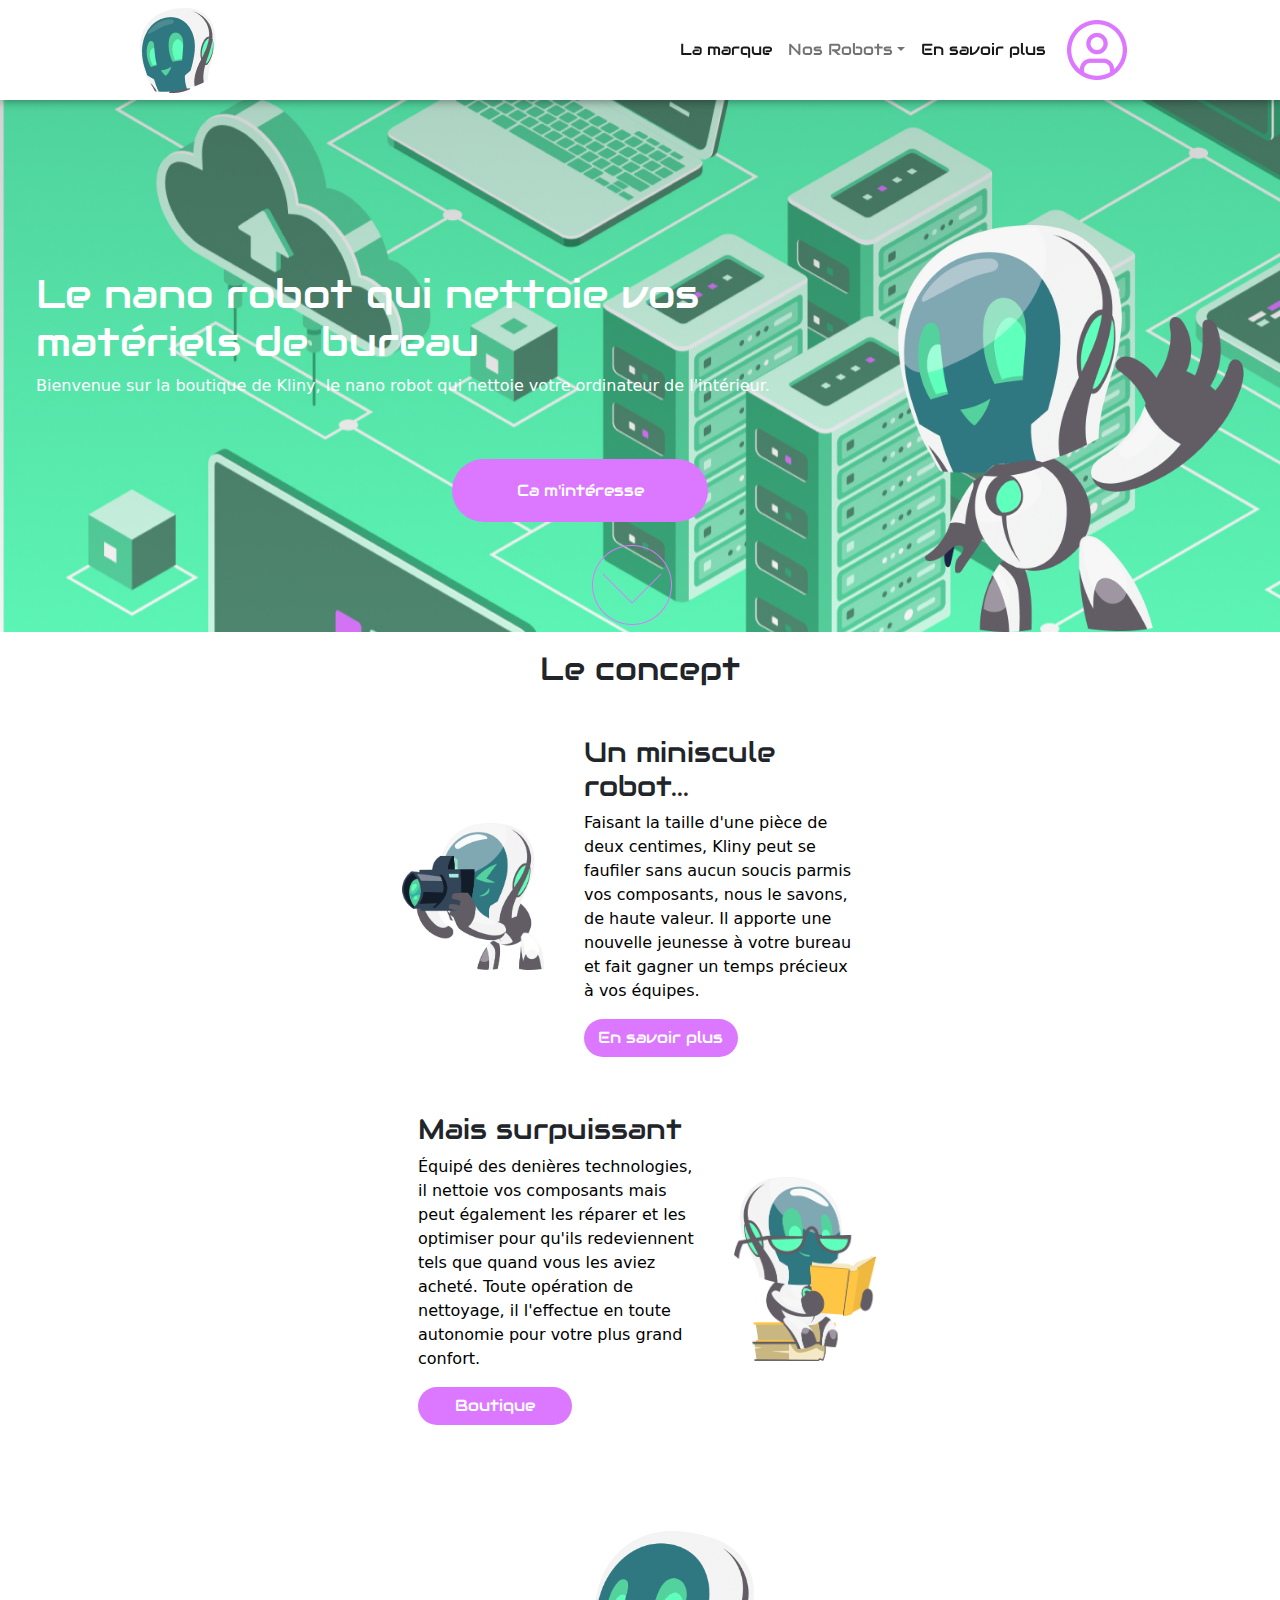
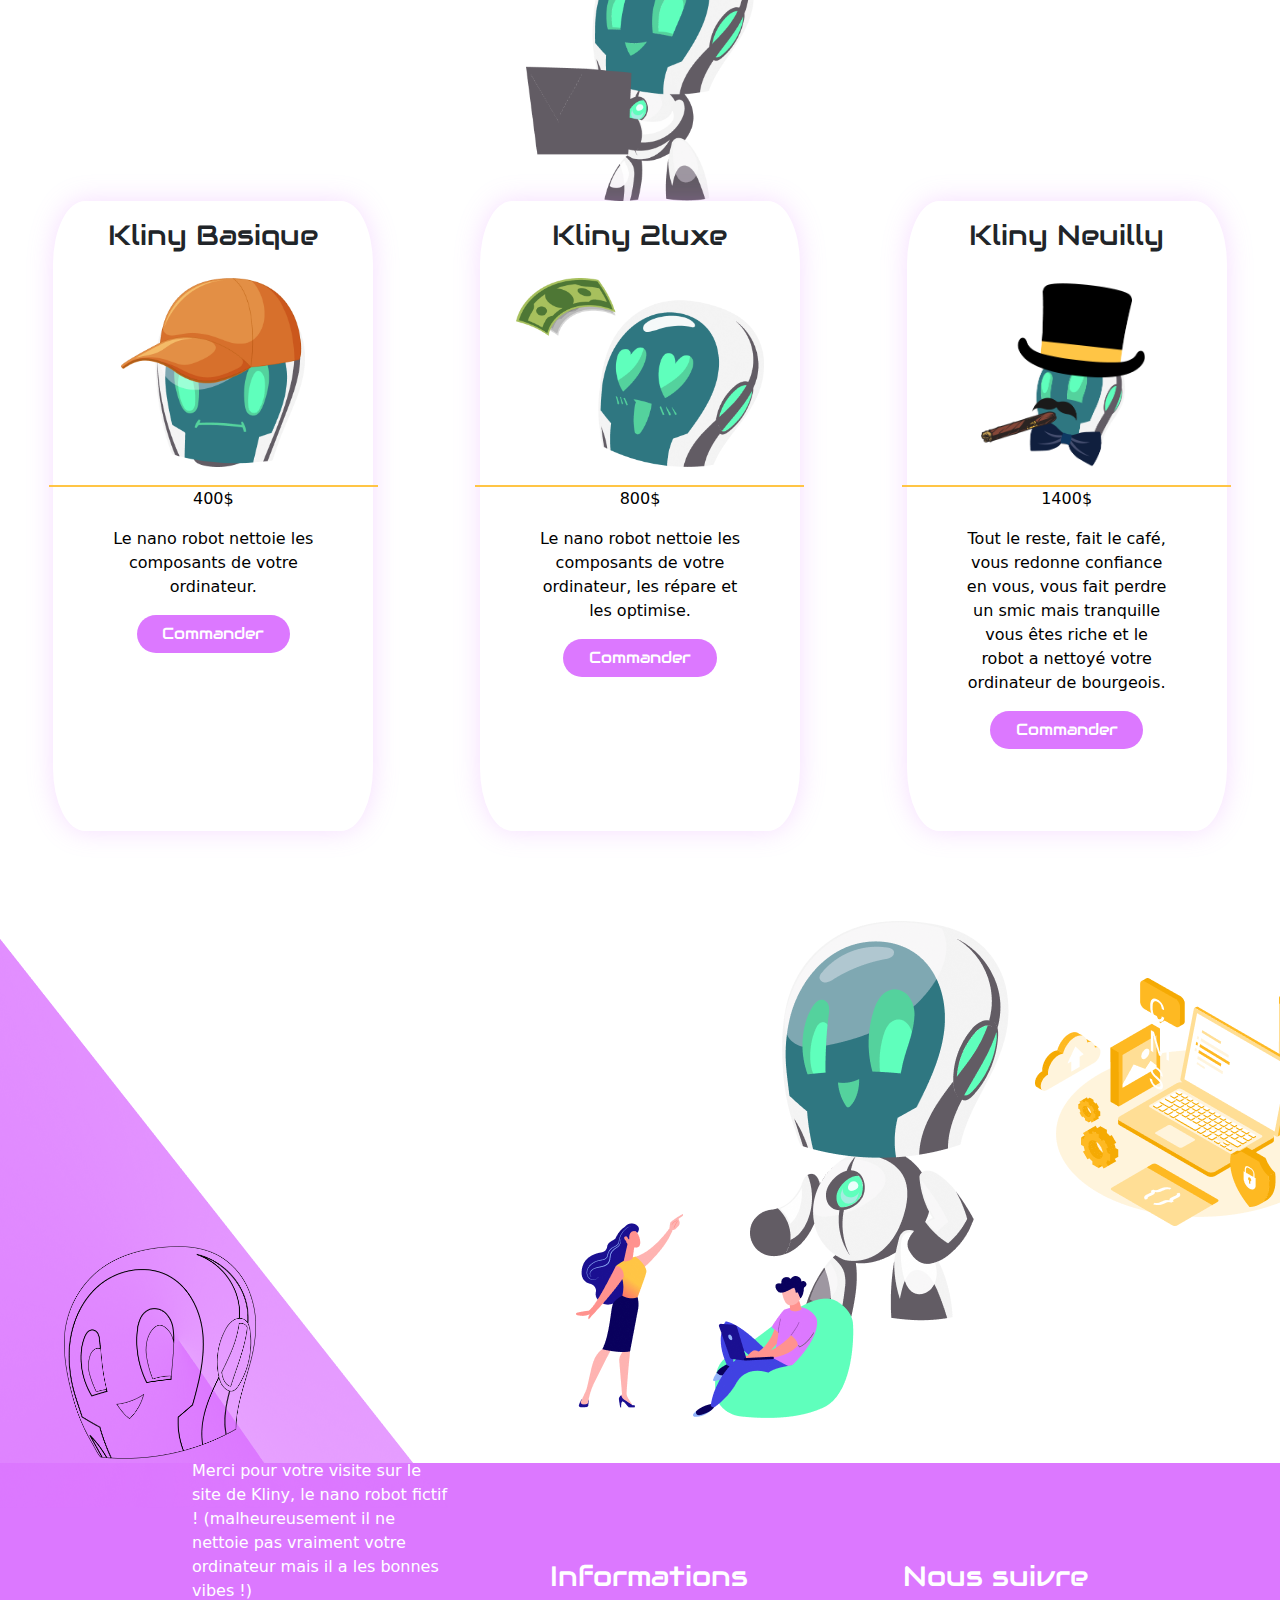
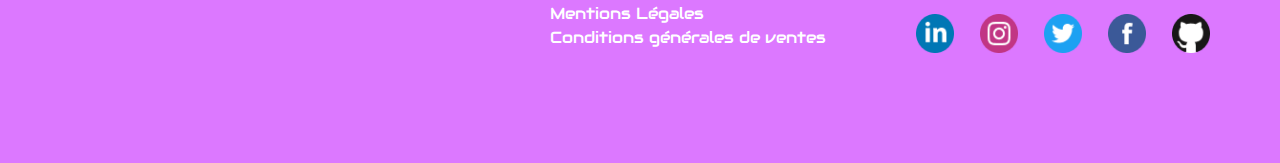
<file: index.html>
<!DOCTYPE html>
<html lang="fr">

<head>
    <meta charset="utf-8">
    <meta keyword="Robot nettoyant poussière ordinateur">
    <link href="https://fonts.googleapis.com/css2?family=Roboto:wght@300&display=swap" rel="stylesheet">
    <link href="https://fonts.googleapis.com/css2?family=Audiowide&display=swap" rel="stylesheet">
    <link href="assets/css/custom/style.css" rel="stylesheet">
    <meta name="viewport" content="width=device-width, initial-scale=1, shrink-to-fit=no">
    <link href="assets/css/bootstrap.min.css" rel="stylesheet">
    <link href="https://cdn.jsdelivr.net/npm/bootstrap@5.1.3/dist/css/bootstrap.min.css" rel="stylesheet" integrity="sha384-1BmE4kWBq78iYhFldvKuhfTAU6auU8tT94WrHftjDbrCEXSU1oBoqyl2QvZ6jIW3" crossorigin="anonymous">
    <title>Kliny le nano robot</title>
</head>

<body>
    <!-- Menu -->
    <nav class="navbar navbar-expand-lg navbar-light bg-gradient navbar-custom vw-100" style="height: 100px; padding:none; z-index:9999; position:fixed; box-shadow: 0px 0px 10px rgba(0, 0, 0, 0.5); background-color: white;">
        <div class="container-fluid container-custom">
            <a class="navbar-brand" href="index.html"><img src="ressources/Logo_Kliny_Robot.png" alt= "Logo Kliny nano robot nettoyant d'ordinateur" id="logo_header" style="margin-left:10vw;"></a>
            <button class="navbar-toggler" type="button" data-bs-toggle="collapse" data-bs-target="#navbarSupportedContent" aria-controls="navbarSupportedContent" aria-expanded="false" aria-label="Toggle navigation">
          <span class="navbar-toggler-icon"></span>
        </button>
        <div class="collapse navbar-collapse" id="navbarSupportedContent" style="margin-right:10vw;">
            <ul class="navbar-nav liste-custom ms-auto mb-4 mb-lg-0">
                <li class="nav-item">
                    <a class="nav-link active" aria-current="page" href="#">La marque</a>
                </li>
                <li class="nav-item dropdown">
                    <a class="nav-link dropdown-toggle nav-text-color" href="#" id="navbarDropdown" role="button" data-bs-toggle="dropdown" aria-expanded="false">Nos Robots</a>
                    <ul class="dropdown-menu" aria-labelledby="navbarDropdown">
                        <li><a class="dropdown-item" href="#">Kliny Basique</a></li>
                        <li><a class="dropdown-item" href="#">Kliny 2luxe</a></li>
                        <li><a class="dropdown-item" href="#">Kliny Neuilly</a></li>
                    </ul>
                </li>
                <li class="nav-item">
                    <a class="nav-link active" aria-current="page" href="#">En savoir plus</a>
                </li>
                <li class="nav-item">
                    <button type="button" class="btn " data-bs-toggle="modal" data-bs-target="#exampleModal">
                        <img src="ressources/connexion_icon.png" alt="connexion_utilisateur_kliny_robot">
                    </button>
                </li>
            </ul>
        </div>
    </div>
    </nav>
    <!-- Intro -->
    
    <div id="Intro" class="container row md-12 h-90 mw-100" style="margin:0px; padding-top:25vh; background-image: url(ressources/fond_intro_robot_nettoyant.jpg);  ">
        <div id="Colonne" class="col md-6" style="margin-top:5vh;">
            <div id="Titre_intro">
                <h1> Le nano robot qui nettoie vos matériels de bureau</h1>
                <p>Bienvenue sur la boutique de Kliny, le nano robot qui nettoie votre ordinateur de l'intérieur.</p>
            </div>
            <div id="BoutonsIntro">
                <button type="button" class="btn rounded-pill grand-bouton-custom"><a href="">Ca m'intéresse</a></button>
                <div class="arrowdown d-flex justify-content-center pb-1 md-1 xs-1 scrollbas"> 
                    <a href="#Concept">
                    <img tabindex="-1" role="button" src="ressources/flèche_vers_concept_robot_nettoyant.png" class="arrowdown" alt="Scroll">
                    </a>
                </div>
            </div>
        </div>
        <img src="ressources/Kliny_intro_robot_nettoyant.png" style=" width:30%; margin-left:5%">
    </div>

    <!-- Cartes -->
    <div id="SectionCartes" class="d-flex flex-column align-items-center">
        <h2 id="Concept" class="vw-30"style="margin-top:2vh;">Le concept</h2>
        <!-- Carte 1 -->
        <div class="container ">
            <div class="card mt-4 carte-custom" border-0>
                <div class="row">
                    <div class="col-md-3 custom-card-image">
                        <img src="ressources/Kliny_Robot_Nettoie_Composants.png" class="img-fluid rounded-start imgKliny" alt="Kliny le minuscule robot nettoyant d'oridnateur">
                    </div>
                    <div class="col-md-6">
                        <div class="card-body card-body-custom">
                            <h3 class="card-title">Un miniscule robot...</h5>
                            <p class="card-text card-text-custom">Faisant la taille d'une pièce de deux centimes, Kliny peut se faufiler sans aucun soucis parmis vos composants, nous le savons, de haute valeur. Il apporte une nouvelle jeunesse à votre bureau et fait gagner un temps précieux à vos équipes.</p>
                            <button type="button" class="btn bouton-custom rounded-pill"><a href="">En savoir plus</a></button>
                        </div>
                    </div>
                </div>
            </div>
        </div>
        <!-- Carte 2 -->
        <div class="container">
            <div class="card mt-4 carte-custom" border-0>
                <div class="row carte carte-inverse">
                    <div class="col-md-6">
                        <div class="card-body card-body-custom">
                            <h3 class="card-title">Mais surpuissant</h5>
                            <p class="card-text card-text-custom">Équipé des denières technologies, il nettoie vos composants mais peut également les réparer et les optimiser pour qu'ils redeviennent tels que quand vous les aviez acheté. Toute opération de nettoyage, il l'effectue en toute autonomie pour votre plus grand confort.</p>
                            <button type="button" class="btn rounded-pill bouton-custom"><a href="">Boutique</a></button>
                        </div>
                    </div>
                    <div class="col-md-3 custom-card-image">
                        <img src="ressources/Kliny_Robot_Nettoie_Surpuissant.png" class="img-fluid rounded-start imgKliny" alt="Kliny le surpuissant robot nettoyant d'ordinateur">
                    </div>
                </div>
            </div>
        </div>
    </div>
    <!-- Colonnes produits -->
    <div id="SectionProduits" class= "vh-90 md-10 xs-12" style="margin-top:10vh;">
        <div id="Klinyvendeur" class="d-flex align-items-center justify-content-center" style="">
            <img src="ressources/Kliny_Robot_Boutique.png" alt="Boutique de Kliny le Robot nettoyant" class="imgKliny">
        </div>
        <div id="colonnes" class="container" style="margin:none; max-width:100vw;">
            <div class="row d-flex justify-content-around align-items-center">
                <div class="col-sm-12 col-md-3 col_custom">
                    <h3 id="KlinyBasique"  class="titreproduit">Kliny Basique</h3>
                    <img src="ressources/kliny_robot_nettoyant_debase.png" class="imageproduit">
                    <img src="ressources/ligne colonnes.png" class="lignecolonne" alt="Colonne Boutique Kliny robot nettoyant">
                    <p>400$</p>
                    <p>Le nano robot nettoie les composants de votre ordinateur.
                    </p>
                    <button type="button" class="btn rounded-pill bouton-custom"><a href="">Commander</a></button>
                </div>
                <div class="col-sm-12 col-md-3 col_custom" >
                    <h3 id="KlinyBasique" class="titreproduit">Kliny 2luxe</h3>
                    <img src="ressources/kliny_robot_deluxe.png" class="imageproduit">
                    <img src="ressources/ligne colonnes.png " class="lignecolonne" alt="Colonne Boutique Kliny robot nettoyant">
                    <p>800$</p>
                    <p>Le nano robot nettoie les composants de votre ordinateur, les répare et les optimise.
                    </p>
                    <button type="button" class="btn rounded-pill bouton-custom"><a href="">Commander</a></button>
                </div>
                <div class="col-sm-12 col-md-3 col_custom">
                    <h3 id="KlinyBasique" class="titreproduit">Kliny Neuilly</h3>
                    <img src="ressources/kliny_robot_nettoyant_bourgeois.png" class="imageproduit">
                    <img src="ressources/ligne colonnes.png" class="lignecolonne" alt="Colonne Boutique Kliny robot nettoyant">
                    <p>1400$</p>
                    <p>Tout le reste, fait le café, vous redonne confiance en vous, vous fait perdre un smic mais tranquille vous êtes riche et le robot a nettoyé votre ordinateur de bourgeois.
                    </p>
                    <button type="button" class="btn rounded-pill bouton-custom"><a href="">Commander</a></button>
                </div>
            </div>
        </div>
    </div>
    <!-- Transition -->
    <div id="Trans">
        <img src="ressources/triangle_transition_robotique.png" class="Transfooter transitionviolette" alt="Transition Boutique Kliny robot nettoyant">
        <img src="ressources/Kliny_Robot_Nettoie_Bureau.png" class="Transfooter illu_kliny" alt="Kliny le nano robot nettoyant de matériel de bureau">
    </div>
    <!-- Footer -->
    <footer>
        <div id="logoettexte">
            <img src="ressources/Logo_Kliny_Robot_noir.png" alt="Logo noir Kliny nano robot nettoyant d'ordinateur"  class="logofooter">
            <p>Merci pour votre visite sur le site de Kliny, le nano robot fictif ! (malheureusement il ne nettoie pas vraiment votre ordinateur mais il a les bonnes vibes !)</p>
        </div>
        <div id="lesdeuxcolonnes">
            <div class="colonnetexte">
                <h3>Informations</h3>
                <a href="mentionlegales.html">Mentions Légales</a>
                <a href="https://matias.ma/nsfw/">Conditions générales de ventes</a>
            </div>
            <div class="colonnetexte">
                <h3>Nous suivre</h3>
                <div id="range_icones_rs">
                    <a href="https://www.linkedin.com/in/charles-lambret"><img src="ressources/Linkedin.png" alt="Linkedin Kliny le Robot"class="iconers"></a>
                    <a href="https://www.instagram.com/charleslj69/"><img src="ressources/Instagram.png" alt="Instagram Kliny le Robot" class="iconers"></a>
                    <a href="https://twitter.com/Elektazze"><img src="ressources/Twitter.png" alt="Twitter Kliny le Robot" class="iconers"></a>
                    <a href="https://www.facebook.com/charles.lj.7/"><img src="ressources/Facebook.png" alt="Facebook Kliny le Robot" class="iconers"></a>
                    <a href="https://github.com/Elektazze?tab=repositories"><img src="ressources/Github.png" alt="Github Kliny le Robot" class="iconers"></a>
                </div>
            </div>
        </div>
    </footer>

<!-- Pop-up formulaire-->
<div class="modal fade" id="exampleModal" tabindex="-1" aria-labelledby="exampleModalLabel" aria-hidden="true">
    <div class="modal-dialog">
        <div class="modal-content">
            <div class="modal-header">
                <h5 class="modal-title" id="exampleModalLabel">Connexion / Création d'un compte</h5>
                <button type="button" class="btn-close" data-bs-dismiss="modal" aria-label="Close"></button>
            </div>
            <div class="modal-body">
                <form>
                    <div class="form-group mb-3">
                        <label class="form-label" for="email">E-mail</label>
                        <input type="email" name="email" id="email" class="form-control" placeholder="Votre adresse email">
                    </div>
                    <div class="form-group mb-3">
                        <label class="form-label" for="password">Mot de passe</label>
                        <input type="password" name="password" id="password" class="form-control" placeholder="Votre mot de passe">
                    </div>
                    <div class="mb-3 form-check">
                        <input type="checkbox" class="form-check-input" id="check">
                        <label class="form-check-label" for="check">Je souhaite m'inscrire à la newsletter</label>
                    </div>
                    <button type="submit" class="btn btn-custom">Valider</button>
                </form>
            </div>
            <div class="modal-footer">
                <button type="button" class="btn btn-secondary" data-bs-dismiss="modal">Fermer</button>
                <button type="button" class="btn btn-primary">Connexion</button>
              </div>
            </div>
          </div>
        </div>
    <script src="assets/js/bootstrap.bundle.min.js">
    </script>
    <script src="https://cdn.jsdelivr.net/npm/bootstrap@5.1.3/dist/js/bootstrap.bundle.min.js" integrity="sha384-ka7Sk0Gln4gmtz2MlQnikT1wXgYsOg+OMhuP+IlRH9sENBO0LRn5q+8nbTov4+1p" crossorigin="anonymous">
    </script>
</body>
</file>
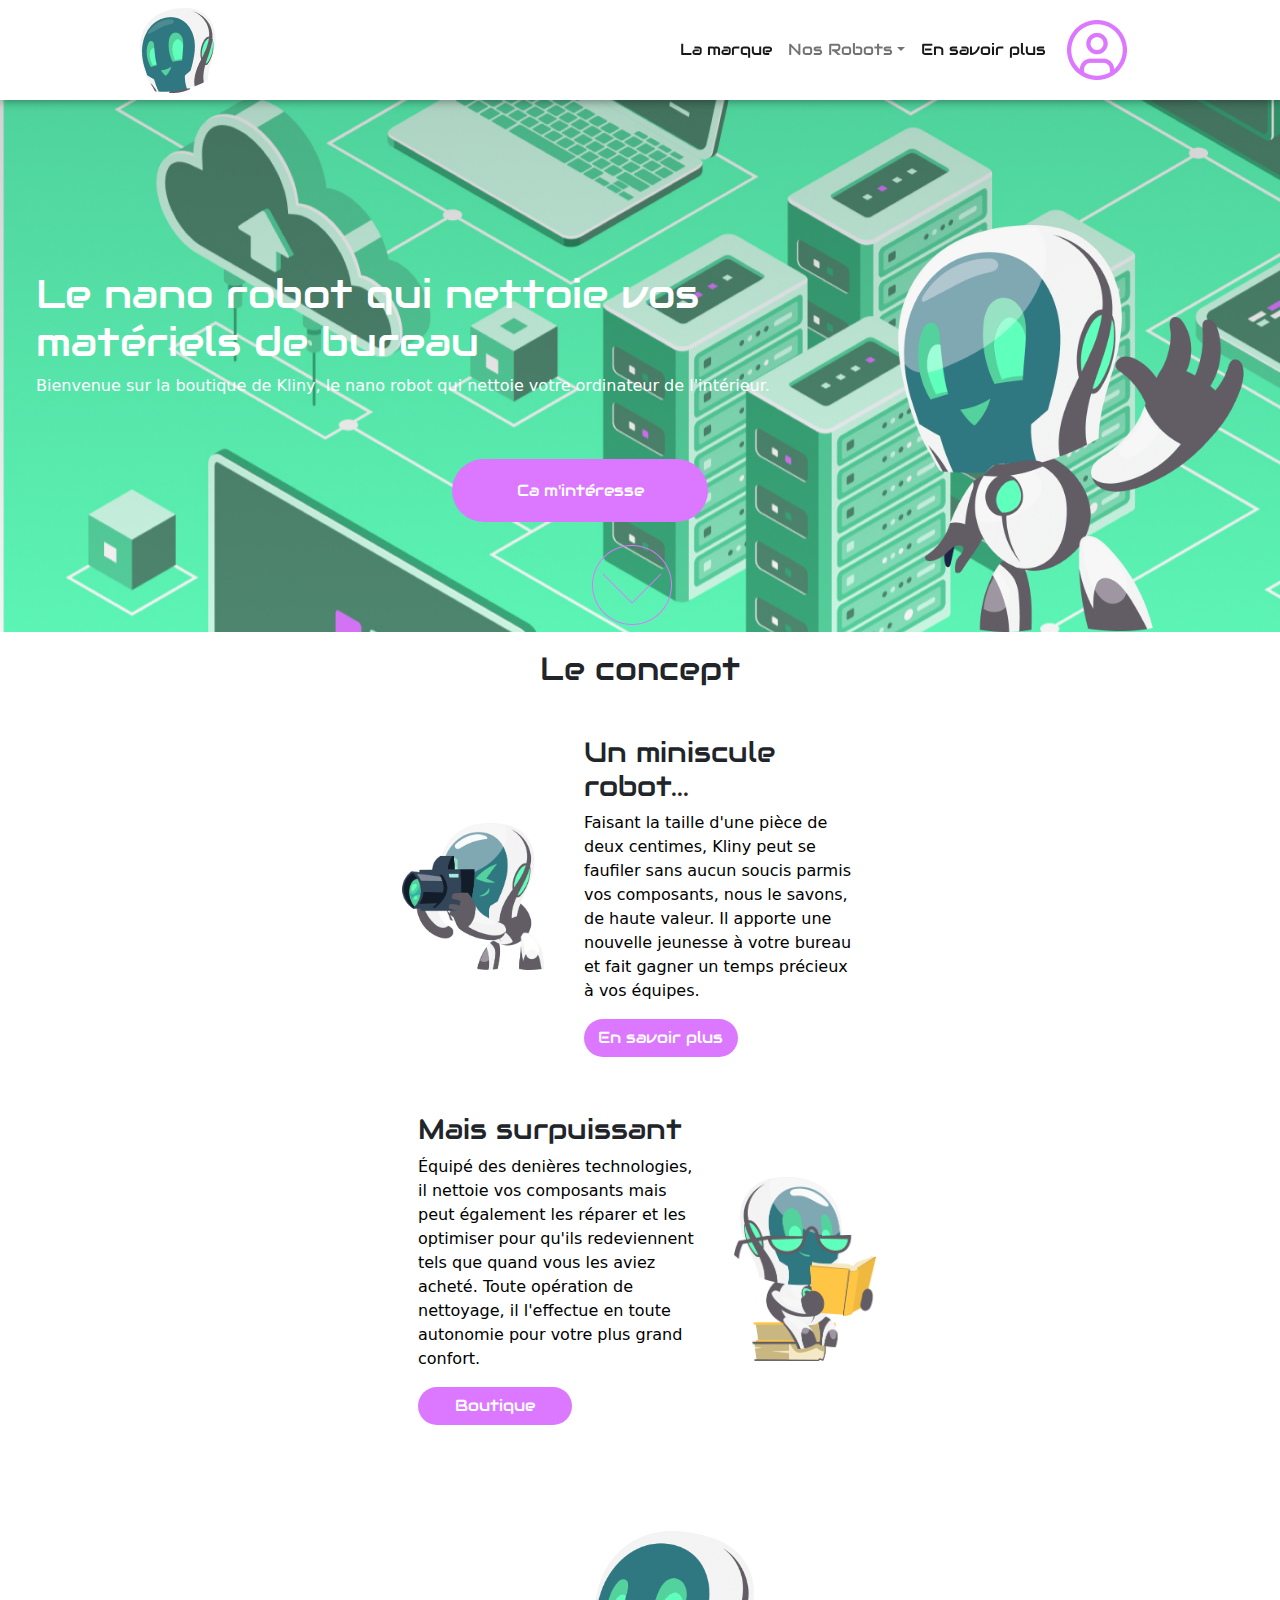
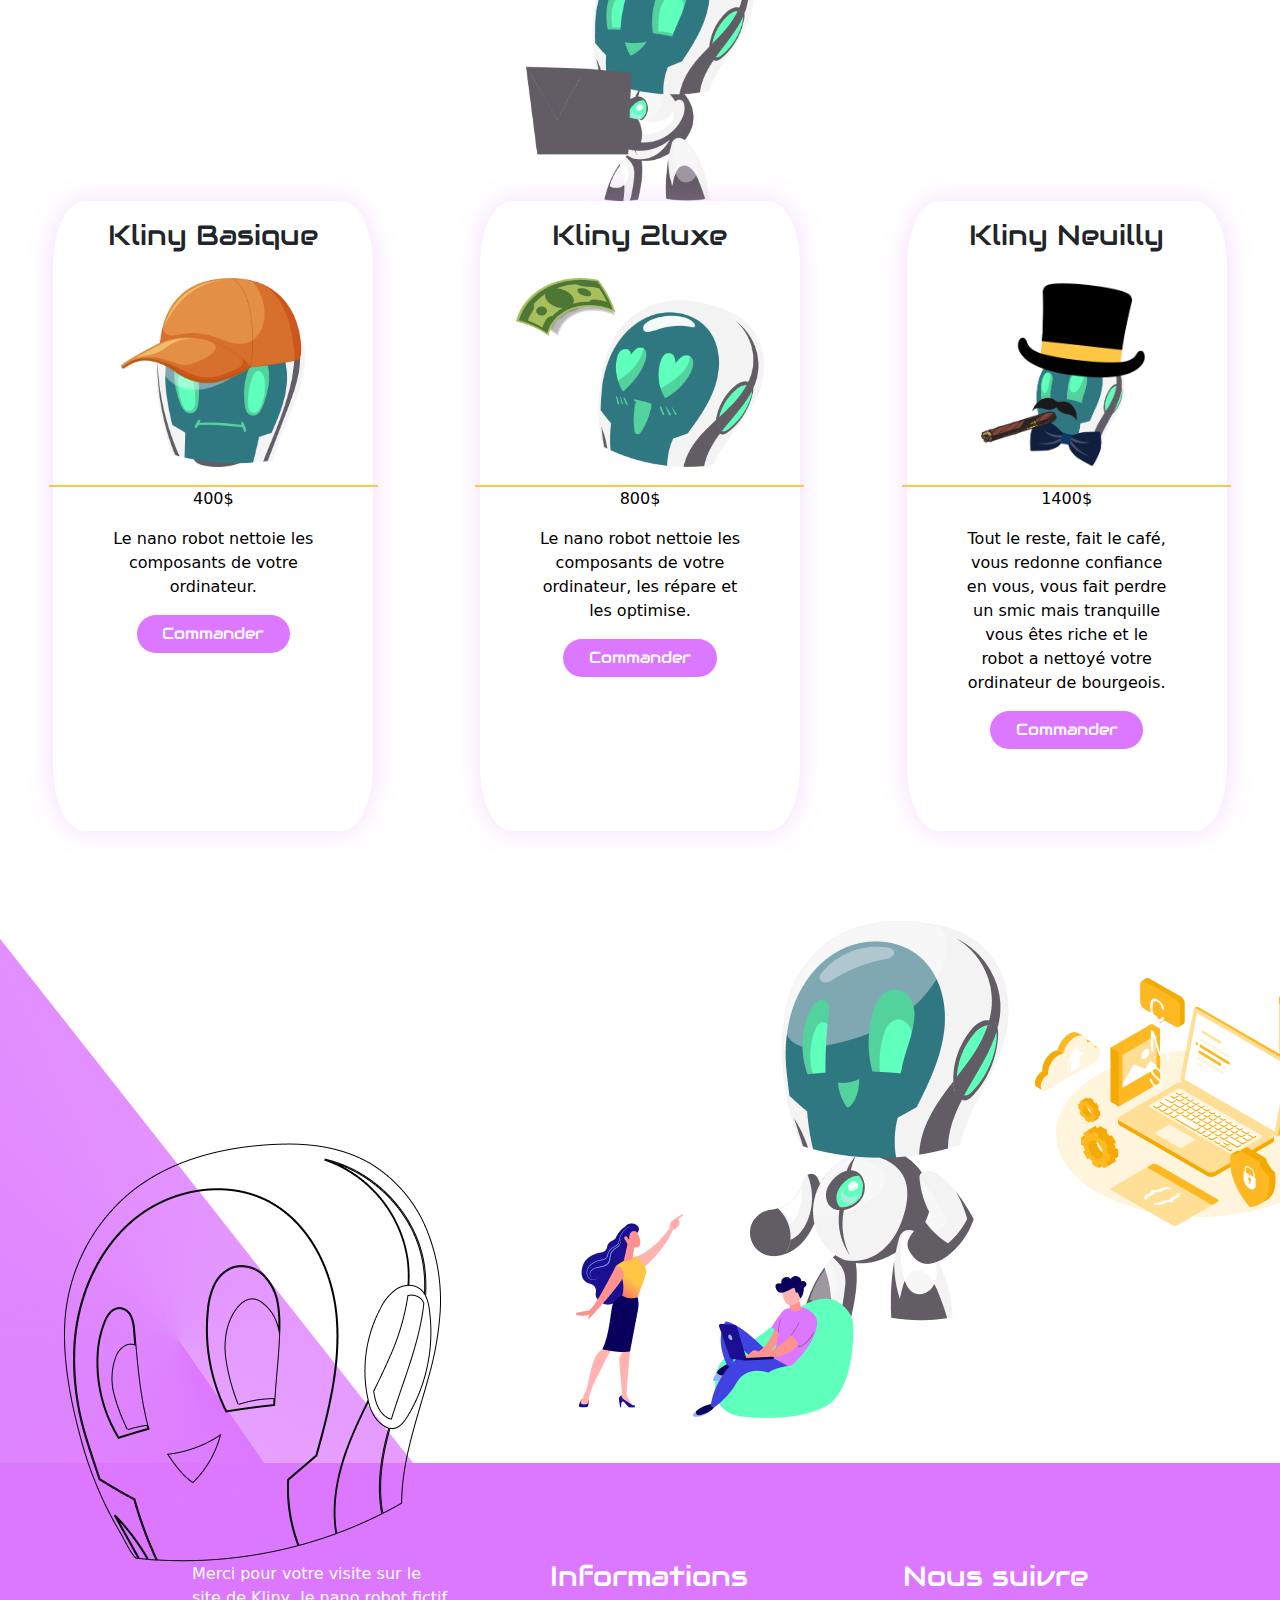
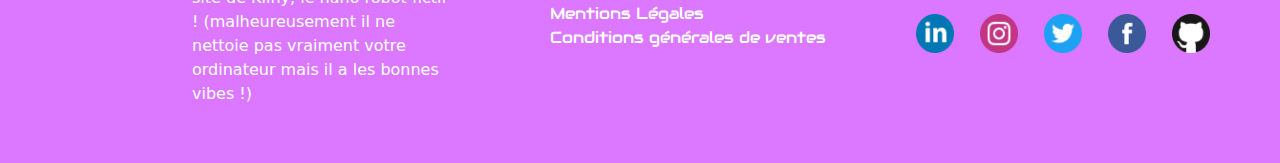
<file: Site/index.html>
<!DOCTYPE html>
<html lang="fr">

<head>
    <meta charset="utf-8">
    <meta keyword="Robot nettoyant poussière ordinateur">
    <link href="https://fonts.googleapis.com/css2?family=Roboto:wght@300&display=swap" rel="stylesheet">
    <link href="https://fonts.googleapis.com/css2?family=Audiowide&display=swap" rel="stylesheet">
    <link href="assets/css/custom/style.css" rel="stylesheet">
    <meta name="viewport" content="width=device-width, initial-scale=1, shrink-to-fit=no">
    <link href="assets/css/bootstrap.min.css" rel="stylesheet">
    <link href="https://cdn.jsdelivr.net/npm/bootstrap@5.1.3/dist/css/bootstrap.min.css" rel="stylesheet" integrity="sha384-1BmE4kWBq78iYhFldvKuhfTAU6auU8tT94WrHftjDbrCEXSU1oBoqyl2QvZ6jIW3" crossorigin="anonymous">
    <title>Kliny le nano robot</title>
</head>

<body>
    <!-- Menu -->
    <nav class="navbar navbar-expand-lg navbar-light bg-gradient navbar-custom vw-100" style="height: 100px; padding:none; z-index:9999; position:fixed; box-shadow: 0px 0px 10px rgba(0, 0, 0, 0.5); background-color: white;">
        <div class="container-fluid container-custom">
            <a class="navbar-brand" href="index.html"><img src="ressources/Logo_Kliny_Robot.png" alt= "Logo Kliny nano robot nettoyant d'ordinateur" id="logo_header" style="margin-left:10vw;"></a>
            <button class="navbar-toggler" type="button" data-bs-toggle="collapse" data-bs-target="#navbarSupportedContent" aria-controls="navbarSupportedContent" aria-expanded="false" aria-label="Toggle navigation">
          <span class="navbar-toggler-icon"></span>
        </button>
        <div class="collapse navbar-collapse" id="navbarSupportedContent" style="margin-right:10vw;">
            <ul class="navbar-nav liste-custom ms-auto mb-4 mb-lg-0">
                <li class="nav-item">
                    <a class="nav-link active" aria-current="page" href="#">La marque</a>
                </li>
                <li class="nav-item dropdown">
                    <a class="nav-link dropdown-toggle nav-text-color" href="#" id="navbarDropdown" role="button" data-bs-toggle="dropdown" aria-expanded="false">Nos Robots</a>
                    <ul class="dropdown-menu" aria-labelledby="navbarDropdown">
                        <li><a class="dropdown-item" href="#">Kliny Basique</a></li>
                        <li><a class="dropdown-item" href="#">Kliny 2luxe</a></li>
                        <li><a class="dropdown-item" href="#">Kliny Neuilly</a></li>
                    </ul>
                </li>
                <li class="nav-item">
                    <a class="nav-link active" aria-current="page" href="#">En savoir plus</a>
                </li>
                <li class="nav-item">
                    <button type="button" class="btn " data-bs-toggle="modal" data-bs-target="#exampleModal">
                        <img src="ressources/connexion_icon.png" alt="connexion_utilisateur_kliny_robot">
                    </button>
                </li>
            </ul>
        </div>
    </div>
    </nav>
    <!-- Intro -->
    
    <div id="Intro" class="container row md-12 h-90 mw-100" style="margin:0px; padding-top:25vh; background-image: url(../../../ressources/fond_intro_robot_nettoyant.jpg);  ">
        <div id="Colonne" class="col md-6" style="margin-top:5vh;">
            <div id="Titre_intro">
                <h1> Le nano robot qui nettoie vos matériels de bureau</h1>
                <p>Bienvenue sur la boutique de Kliny, le nano robot qui nettoie votre ordinateur de l'intérieur.</p>
            </div>
            <div id="BoutonsIntro">
                <button type="button" class="btn rounded-pill grand-bouton-custom"><a href="">Ca m'intéresse</a></button>
                <div class="arrowdown d-flex justify-content-center pb-1 md-1 xs-1 scrollbas"> 
                    <a href="#Concept">
                    <img tabindex="-1" role="button" src="ressources/flèche_vers_concept_robot_nettoyant.png" class="arrowdown" alt="Scroll">
                    </a>
                </div>
            </div>
        </div>
        <img src="ressources/Kliny_intro_robot_nettoyant.png" style=" width:30%; margin-left:5%">
    </div>

    <!-- Cartes -->
    <div id="SectionCartes" class="d-flex flex-column align-items-center">
        <h2 id="Concept" class="vw-30"style="margin-top:2vh;">Le concept</h2>
        <!-- Carte 1 -->
        <div class="container ">
            <div class="card mt-4 carte-custom" border-0>
                <div class="row">
                    <div class="col-md-3 custom-card-image">
                        <img src="ressources/Kliny_Robot_Nettoie_Composants.png" class="img-fluid rounded-start imgKliny" alt="Kliny le minuscule robot nettoyant d'oridnateur">
                    </div>
                    <div class="col-md-6">
                        <div class="card-body card-body-custom">
                            <h3 class="card-title">Un miniscule robot...</h5>
                            <p class="card-text card-text-custom">Faisant la taille d'une pièce de deux centimes, Kliny peut se faufiler sans aucun soucis parmis vos composants, nous le savons, de haute valeur. Il apporte une nouvelle jeunesse à votre bureau et fait gagner un temps précieux à vos équipes.</p>
                            <button type="button" class="btn bouton-custom rounded-pill"><a href="">En savoir plus</a></button>
                        </div>
                    </div>
                </div>
            </div>
        </div>
        <!-- Carte 2 -->
        <div class="container">
            <div class="card mt-4 carte-custom" border-0>
                <div class="row carte carte-inverse">
                    <div class="col-md-6">
                        <div class="card-body card-body-custom">
                            <h3 class="card-title">Mais surpuissant</h5>
                            <p class="card-text card-text-custom">Équipé des denières technologies, il nettoie vos composants mais peut également les réparer et les optimiser pour qu'ils redeviennent tels que quand vous les aviez acheté. Toute opération de nettoyage, il l'effectue en toute autonomie pour votre plus grand confort.</p>
                            <button type="button" class="btn rounded-pill bouton-custom"><a href="">Boutique</a></button>
                        </div>
                    </div>
                    <div class="col-md-3 custom-card-image">
                        <img src="ressources/Kliny_Robot_Nettoie_Surpuissant.png" class="img-fluid rounded-start imgKliny" alt="Kliny le surpuissant robot nettoyant d'ordinateur">
                    </div>
                </div>
            </div>
        </div>
    </div>
    <!-- Colonnes produits -->
    <div id="SectionProduits" class= "vh-90 md-10 xs-12" style="margin-top:10vh;">
        <div id="Klinyvendeur" class="d-flex align-items-center justify-content-center" style="">
            <img src="ressources/Kliny_Robot_Boutique.png" alt="Boutique de Kliny le Robot nettoyant" class="imgKliny">
        </div>
        <div id="colonnes" class="container" style="margin:none; max-width:100vw;">
            <div class="row d-flex justify-content-around align-items-center">
                <div class="col-sm-12 col-md-3 col_custom">
                    <h3 id="KlinyBasique"  class="titreproduit">Kliny Basique</h3>
                    <img src="ressources/kliny_robot_nettoyant_debase.png" class="imageproduit">
                    <img src="ressources/ligne colonnes.png" class="lignecolonne" alt="Colonne Boutique Kliny robot nettoyant">
                    <p>400$</p>
                    <p>Le nano robot nettoie les composants de votre ordinateur.
                    </p>
                    <button type="button" class="btn rounded-pill bouton-custom"><a href="">Commander</a></button>
                </div>
                <div class="col-sm-12 col-md-3 col_custom" >
                    <h3 id="KlinyBasique" class="titreproduit">Kliny 2luxe</h3>
                    <img src="ressources/kliny_robot_deluxe.png" class="imageproduit">
                    <img src="ressources/ligne colonnes.png " class="lignecolonne" alt="Colonne Boutique Kliny robot nettoyant">
                    <p>800$</p>
                    <p>Le nano robot nettoie les composants de votre ordinateur, les répare et les optimise.
                    </p>
                    <button type="button" class="btn rounded-pill bouton-custom"><a href="">Commander</a></button>
                </div>
                <div class="col-sm-12 col-md-3 col_custom">
                    <h3 id="KlinyBasique" class="titreproduit">Kliny Neuilly</h3>
                    <img src="ressources/kliny_robot_nettoyant_bourgeois.png" class="imageproduit">
                    <img src="ressources/ligne colonnes.png" class="lignecolonne" alt="Colonne Boutique Kliny robot nettoyant">
                    <p>1400$</p>
                    <p>Tout le reste, fait le café, vous redonne confiance en vous, vous fait perdre un smic mais tranquille vous êtes riche et le robot a nettoyé votre ordinateur de bourgeois.
                    </p>
                    <button type="button" class="btn rounded-pill bouton-custom"><a href="">Commander</a></button>
                </div>
            </div>
        </div>
    </div>
    <!-- Transition -->
    <div id="Trans">
        <img src="ressources/triangle_transition_robotique.png" class="Transfooter transitionviolette" alt="Transition Boutique Kliny robot nettoyant">
        <img src="ressources/Kliny_Robot_Nettoie_Bureau.png" class="Transfooter illu_kliny" alt="Kliny le nano robot nettoyant de matériel de bureau">
    </div>
    <!-- Footer -->
    <footer>
        <div id="logoettexte">
            <img src="ressources/Logo_Kliny_Robot_noir.png" alt="Logo noir Kliny nano robot nettoyant d'ordinateur" class="logofooter vw-15">
            <p>Merci pour votre visite sur le site de Kliny, le nano robot fictif ! (malheureusement il ne nettoie pas vraiment votre ordinateur mais il a les bonnes vibes !)</p>
        </div>
        <div id="lesdeuxcolonnes">
            <div class="colonnetexte">
                <h3>Informations</h3>
                <a href="mentionlegales.html">Mentions Légales</a>
                <a href="https://matias.ma/nsfw/">Conditions générales de ventes</a>
            </div>
            <div class="colonnetexte">
                <h3>Nous suivre</h3>
                <div id="range_icones_rs">
                    <a href="https://www.linkedin.com/in/charles-lambret"><img src="ressources/Linkedin.png" alt="Linkedin Kliny le Robot"class="iconers"></a>
                    <a href="https://www.instagram.com/charleslj69/"><img src="ressources/Instagram.png" alt="Instagram Kliny le Robot" class="iconers"></a>
                    <a href="https://twitter.com/Elektazze"><img src="ressources/Twitter.png" alt="Twitter Kliny le Robot" class="iconers"></a>
                    <a href="https://www.facebook.com/charles.lj.7/"><img src="ressources/Facebook.png" alt="Facebook Kliny le Robot" class="iconers"></a>
                    <a href="https://github.com/Elektazze?tab=repositories"><img src="ressources/Github.png" alt="Github Kliny le Robot" class="iconers"></a>
                </div>
            </div>
        </div>
    </footer>

<!-- Pop-up formulaire-->
<div class="modal fade" id="exampleModal" tabindex="-1" aria-labelledby="exampleModalLabel" aria-hidden="true">
    <div class="modal-dialog">
        <div class="modal-content">
            <div class="modal-header">
                <h5 class="modal-title" id="exampleModalLabel">Connexion / Création d'un compte</h5>
                <button type="button" class="btn-close" data-bs-dismiss="modal" aria-label="Close"></button>
            </div>
            <div class="modal-body">
                <form>
                    <div class="form-group mb-3">
                        <label class="form-label" for="email">E-mail</label>
                        <input type="email" name="email" id="email" class="form-control" placeholder="Votre adresse email">
                    </div>
                    <div class="form-group mb-3">
                        <label class="form-label" for="password">Mot de passe</label>
                        <input type="password" name="password" id="password" class="form-control" placeholder="Votre mot de passe">
                    </div>
                    <div class="mb-3 form-check">
                        <input type="checkbox" class="form-check-input" id="check">
                        <label class="form-check-label" for="check">Je souhaite m'inscrire à la newsletter</label>
                    </div>
                    <button type="submit" class="btn btn-custom">Valider</button>
                </form>
            </div>
            <div class="modal-footer">
                <button type="button" class="btn btn-secondary" data-bs-dismiss="modal">Fermer</button>
                <button type="button" class="btn btn-primary">Connexion</button>
              </div>
            </div>
          </div>
        </div>
    <script src="assets/js/bootstrap.bundle.min.js">
    </script>
    <script src="https://cdn.jsdelivr.net/npm/bootstrap@5.1.3/dist/js/bootstrap.bundle.min.js" integrity="sha384-ka7Sk0Gln4gmtz2MlQnikT1wXgYsOg+OMhuP+IlRH9sENBO0LRn5q+8nbTov4+1p" crossorigin="anonymous">
    </script>
</body>
</file>
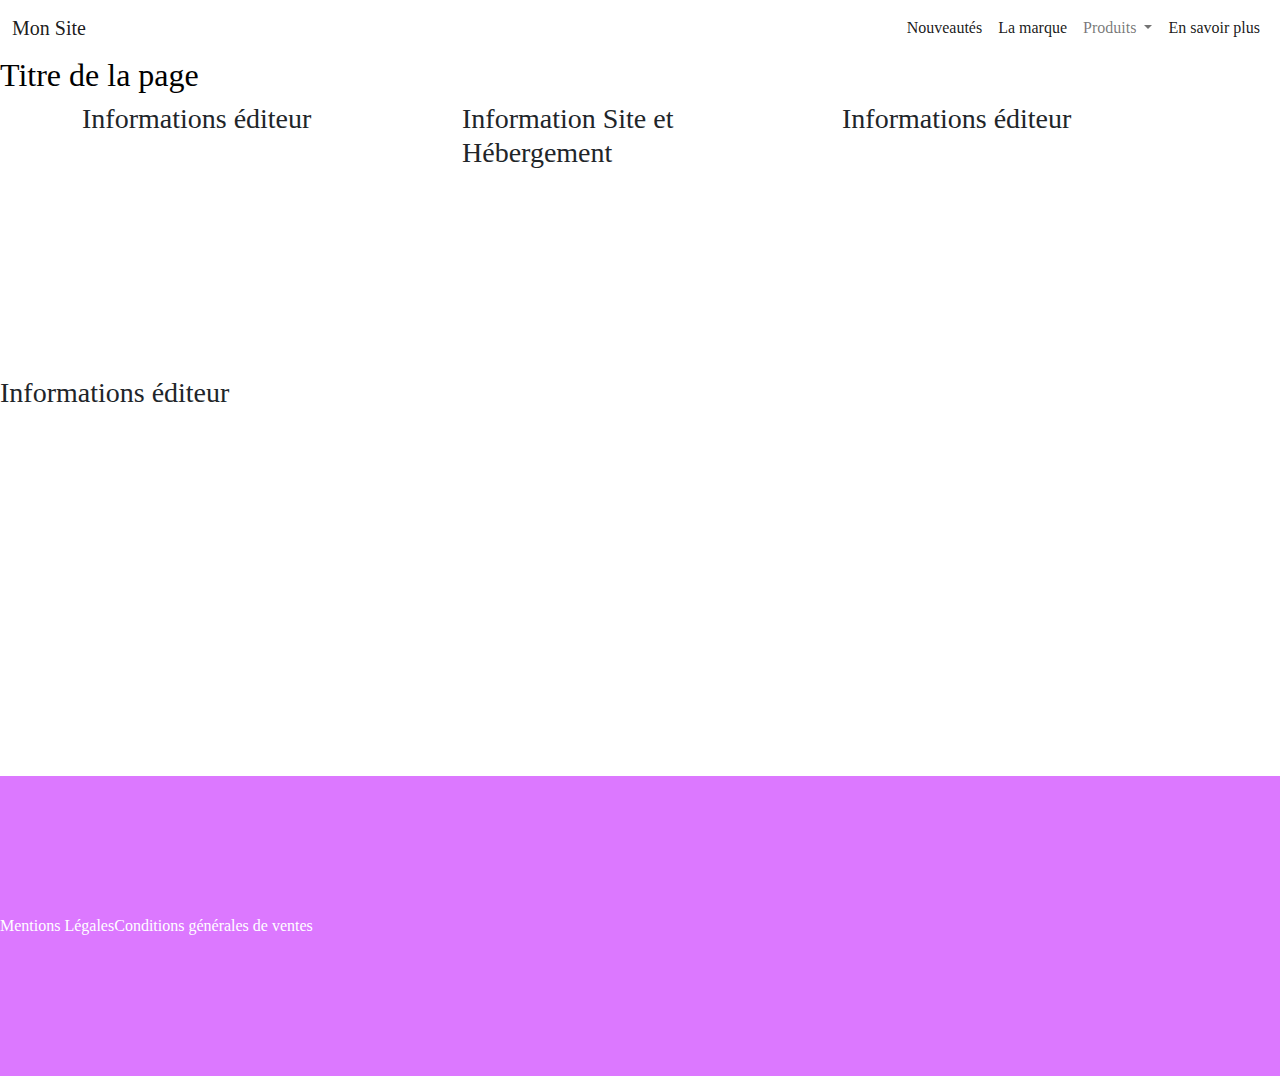
<file: mentionlegales.html>
<!DOCTYPE html>
<html lang="fr">

<head>
    <meta charset="utf-8">

    <meta name="viewport" content="width=device=width, intial=scale=1">
    <link href="assets/css/bootstrap.min.css" rel="stylesheet">
    <link href="https://cdn.jsdelivr.net/npm/bootstrap@5.1.3/dist/css/bootstrap.min.css" rel="stylesheet" integrity="sha384-1BmE4kWBq78iYhFldvKuhfTAU6auU8tT94WrHftjDbrCEXSU1oBoqyl2QvZ6jIW3" crossorigin="anonymous">
    <link href="assets/css/custom/style.css" rel="stylesheet">
    <title>essai 1 bootstrap</title>
</head>

<body>
    <!-- Le Menu -->
    <nav class="navbar navbar-expand-lg navbar-light bg-gradient navbar-custom ">
        <div class="container-fluid ">
            <a class="navbar-brand " href="index.html ">Mon Site</a>
            <button class="navbar-toggler " type="button " data-bs-toggle="collapse " data-bs-target="#navbarSupportedContent " aria-controls="navbarSupportedContent " aria-expanded="false " aria-label="Toggle navigation ">
          <span class="navbar-toggler-icon "></span>
        </button>
            <div class="collapse navbar-collapse " id="navbarSupportedContent ">
                <ul class="navbar-nav ms-auto mb-2 mb-lg-0 ">
                    <li class="nav-item ">
                        <a class="nav-link active " aria-current="page " href="# ">Nouveautés</a>
                    </li>
                    <li class="nav-item ">
                        <a class="nav-link active " aria-current="page " href="# ">La marque</a>
                    </li>
                    <li class="nav-item dropdown ">
                        <a class="nav-link dropdown-toggle " href="# " id="navbarDropdown " role="button " data-bs-toggle="dropdown " aria-expanded="false ">
                Produits
              </a>
                        <ul class="dropdown-menu " aria-labelledby="navbarDropdown ">
                            <li><a class="dropdown-item " href="# ">Produit 1</a></li>
                            <li><a class="dropdown-item " href="# ">Produit 2</a></li>
                            <li><a class="dropdown-item " href="# ">Produit 3</a></li>
                        </ul>
                    </li>
                    <li class="nav-item ">
                        <a class="nav-link active " aria-current="page " href="# ">En savoir plus</a>
                    </li>
                </ul>
            </div>
        </div>
    </nav>
    <section class="mentions">
        <h2 class="titrenoir">Titre de la page</h2>
        <div class="container">
            <div class="row">
                <div class="col md-4 sm-12">
                    <h3>Informations éditeur</h3>
                    <p>Nom:</p>
                    <p>Prénom:</p>
                    <p>Adresse:</p>
                    <p>Téléphone:</p>
                    <p>Email:</p>
                </div>
                <div class="col md-4 sm-12">
                    <h3>Information Site et Hébergement</h3>
                    <p>Site hébergé : Lorem ipsum</p>
                    <p>Nom de l'hébergeur : Lorem ipsum</p>
                    <p>Site de l'hébergeur : Lorem ipsum</p>
                    <p>Adresse de l'hébergeur : Lorem ipsum</p>
                </div>
                <div class="col md-4 sm-12">
                    <h3>Informations éditeur</h3>
                    <p>Nom du développeur : Lorem ipsum</p>
                    <p>Adresse du développeur : Lorem ipsum</p>
                    <p>Site du développeur : Lorem ipsum</p>
                </div>
            </div>
        </div>
        <h3>Informations éditeur</h3>
        <p>Nom du développeur : Lorem ipsum</p>
        <p>Adresse du développeur : Lorem ipsum</p>
        <p>Site du développeur : Lorem ipsum</p>
    </section>
    <footer>
        <a href=" mentionlegales.html ">Mentions Légales</a>
        <a href="https://matias.ma/nsfw/ ">Conditions générales de ventes</a>
    </footer>
</body>
</file>
<file: assets/css/custom/style.css>
/*Général*/
body {
    max-width:100%;
}
h1,h2,h3,a,button {
    font-family: 'Audiowide', cursive;
}

p{
    display:block;
    font-family: font-family: 'Roboto', sans-serif;
}
.imgKliny{
    max-height:30vh;
}
/* Composants */
.bouton-custom {
    width:12vw ;
}
.grand-bouton-custom {
    width:20vw;
    height:7vh;
    box-shadow:#DC78FF auto;
}
.grand-bouton-custom, .bouton-custom{
    background-color:#DC78FF !important;
}
 .grand-bouton-custom a, .bouton-custom a{
    color:white;
    text-decoration:none;
}
@media(max-width:800px){
    .bouton-custom {
        width:40vw;
        height:8vh;
    }
    .grand-bouton-custom {
        width:60vw;
        height:8vh;
        box-shadow:#DC78FF auto;
    }
}
/*Header*/
.container-custom{
    padding:none !important;
    margin:none !important;
}
.liste-custom{
    display:flex;
    align-items:center;
}


/*Intro*/
#Intro h1, p{
    color:white;
}
#Intro h3,p{
    margin-bottom:2.5vh;
}
#Intro .grand-bouton-custom{
    margin-bottom:2.5vh;
    margin-top:5vh;
    margin-left: 32.5vw;
}
.scrollbas{
    margin-left:32.5vw;
}
@media(max-width: 1000px){
    #Intro{
        flex-direction:column;
        height:100vh;
        width:100vh;
    }
    #Intro .grand-bouton-custom{
        margin-bottom:10vh;
        margin-top:5vh;
        margin-left: 0vw;
    }
    #BoutonsIntro{
        display:flex;
        flex-direction:column;
        align-items:center;
    }
    .scrollbas{
        margin-left:0vw;
    }
}
/*Cartes*/
.carte-custom{
   border:none !important;
   width:50vw;
   margin-left:25vw;
}
#Concept p{
    color:black;
}
.card-text-custom{
    color:black;
}
.custom-card-image{
    display:flex;
    justify-content:center;
    align-items:center;
}
@media(max-width : 800px){
    .carte-custom{
        width:80vw;
        margin-left:10vw;
    }
    .card-body-custom{
        display:flex;
        flex-direction:column;
        align-items:center;
    }
    .carte-inverse{
        margin-top:3vh;
        display:flex;
        flex-direction:column-reverse;
    }
}
/*Colonnes produits*/

.row_custom{
    display:flex;
    justify-content:space-around !important;
    align-items:center;
}
.col_custom{
    border-radius:10%;
    display:flex;
    flex-direction:column;
    align-items:center;
    height:70vh !important;
    background-color:white;
    box-shadow: 0px 0px 2vw rgba(220 ,120 ,255 ,0.25);
    text-align:center;
}
.col_custom p{
    color:black;
    width:70%;
}
.col_custom h3{
    margin-top:2vh;
}
.premierselements{
    display:flex;
    flex-direction:column;
    justify-content:center;
}
.imageproduit{
    height:30%;
}
.col_custom button{
    margin-bottom:2vh;
}
.col_custom img{
    margin-top:2vh;
}
/*Transition*/
#Trans{
    display:flex;
    flex-direction:row;
    max-width:90vw;
    margin-top:10vh;
}
.transitionviolette{
    margin-bottom:-5vh;
    width:35vw;
}
.illu_kliny{
    padding-left:10vw;
    margin-bottom:5vh;
}
@media(max-width:800px){
    #Trans{
        max-width:100vw;
        margin-top:5vh;
    }
    .transitionviolette{
        display:none;
    }
    .illu_kliny{
        width:80vw;
        margin-left:10vw;
    }
}
/*Footer*/

footer {
    display: flex;
    height:300px;
    align-items: center;
    
    background-color: #DC78FF;
}
footer a {
    color: white;
    text-decoration: none;
}
footer h3{
    color:white;
}
.logofooter{
    width:15vw;
}
#logoettexte{
    margin-top:-40vh;
    margin-left:5vw;
}
#logoettexte p{
    width:20vw;
    color:white;
    margin-left:10vw;
}

#lesdeuxcolonnes{
    margin-left: 5vw;
    display:flex;
    flex-direction:row;
}
.colonnetexte{
    margin:3vw;
    display:flex;
    flex-direction:column;
}
#range_icones_rs{
    display:flex;
    flex-direction:row;
}
.iconers{
    width:3vw;
    margin:1vw;
}

/*Mentions Légales*/

.mentions {
    height: 80vh;
}

.titrenoir {
    color: black;
}
@media(max-width:800px){
    footer{
        margin-top:10vh;
        flex-direction:column;
        align-items:center;
        height:auto;
    }
    #logoettexte{
        display:flex;
        flex-direction: column;
        align-items:center;
        width:70vw;
        margin-top:2vh;
    }
    .logofooter{
        width:25vw;
        margin-bottom:1vh;
    }
    #lesdeuxcolonnes{
        margin-left: 0vw;
        flex-direction:column;
        text-align:center;
    }
    #range_icones_rs{
        display:flex;
        flex-direction:column;
    }
    #logoettexte p{
        width:auto;
        color:white;
        margin-left:0vw;
    }
    .iconers{
        width:10vw;
        margin-top:1vh;
    }
}
</file>
<file: Site/assets/css/custom/style.css>
/*Général*/
body {
    max-width:100%;
}
h1,h2,h3,a,button {
    font-family: 'Audiowide', cursive;
}

p{
    display:block;
    font-family: font-family: 'Roboto', sans-serif;
}
.imgKliny{
    max-height:30vh;
}
/* Composants */
.bouton-custom {
    width:12vw ;
}
.grand-bouton-custom {
    width:20vw;
    height:7vh;
    box-shadow:#DC78FF auto;
}
.grand-bouton-custom, .bouton-custom{
    background-color:#DC78FF !important;
}
 .grand-bouton-custom a, .bouton-custom a{
    color:white;
    text-decoration:none;
}
@media(max-width:800px){
    .bouton-custom {
        width:40vw;
        height:8vh;
    }
    .grand-bouton-custom {
        width:60vw;
        height:8vh;
        box-shadow:#DC78FF auto;
    }
}
/*Header*/
.container-custom{
    padding:none !important;
    margin:none !important;
}
.liste-custom{
    display:flex;
    align-items:center;
}


/*Intro*/
#Intro h1, p{
    color:white;
}
#Intro h3,p{
    margin-bottom:2.5vh;
}
#Intro .grand-bouton-custom{
    margin-bottom:2.5vh;
    margin-top:5vh;
    margin-left: 32.5vw;
}
.scrollbas{
    margin-left:32.5vw;
}
@media(max-width: 1000px){
    #Intro{
        flex-direction:column;
        height:100vh;
        width:100vh;
    }
    #Intro .grand-bouton-custom{
        margin-bottom:10vh;
        margin-top:5vh;
        margin-left: 0vw;
    }
    #BoutonsIntro{
        display:flex;
        flex-direction:column;
        align-items:center;
    }
    .scrollbas{
        margin-left:0vw;
    }
}
/*Cartes*/
.carte-custom{
   border:none !important;
   width:50vw;
   margin-left:25vw;
}
#Concept p{
    color:black;
}
.card-text-custom{
    color:black;
}
.custom-card-image{
    display:flex;
    justify-content:center;
    align-items:center;
}
@media(max-width : 800px){
    .carte-custom{
        width:80vw;
        margin-left:10vw;
    }
    .card-body-custom{
        display:flex;
        flex-direction:column;
        align-items:center;
    }
    .carte-inverse{
        margin-top:3vh;
        display:flex;
        flex-direction:column-reverse;
    }
}
/*Colonnes produits*/

.row_custom{
    display:flex;
    justify-content:space-around !important;
    align-items:center;
}
.col_custom{
    border-radius:10%;
    display:flex;
    flex-direction:column;
    align-items:center;
    height:70vh !important;
    background-color:white;
    box-shadow: 0px 0px 2vw rgba(220 ,120 ,255 ,0.25);
    text-align:center;
}
.col_custom p{
    color:black;
    width:70%;
}
.col_custom h3{
    margin-top:2vh;
}
.premierselements{
    display:flex;
    flex-direction:column;
    justify-content:center;
}
.imageproduit{
    height:30%;
}
.col_custom button{
    margin-bottom:2vh;
}
.col_custom img{
    margin-top:2vh;
}
/*Transition*/
#Trans{
    display:flex;
    flex-direction:row;
    max-width:90vw;
    margin-top:10vh;
}
.transitionviolette{
    margin-bottom:-5vh;
    width:35vw;
}
.illu_kliny{
    padding-left:10vw;
    margin-bottom:5vh;
}
@media(max-width:800px){
    #Trans{
        max-width:100vw;
        margin-top:5vh;
    }
    .transitionviolette{
        display:none;
    }
    .illu_kliny{
        width:80vw;
        margin-left:10vw;
    }
}
/*Footer*/

footer {
    display: flex;
    height:300px;
    align-items: center;
    
    background-color: #DC78FF;
}
footer a {
    color: white;
    text-decoration: none;
}
footer h3{
    color:white;
}

#logoettexte{
    margin-top:-40vh;
    margin-left:5vw;
}
#logoettexte p{
    width:20vw;
    color:white;
    margin-left:10vw;
}

#lesdeuxcolonnes{
    margin-left: 5vw;
    display:flex;
    flex-direction:row;
}
.colonnetexte{
    margin:3vw;
    display:flex;
    flex-direction:column;
}
#range_icones_rs{
    display:flex;
    flex-direction:row;
}
.iconers{
    width:3vw;
    margin:1vw;
}

/*Mentions Légales*/

.mentions {
    height: 80vh;
}

.titrenoir {
    color: black;
}
@media(max-width:800px){
    footer{
        margin-top:10vh;
        flex-direction:column;
        align-items:center;
        height:auto;
    }
    #logoettexte{
        display:flex;
        flex-direction: column;
        align-items:center;
        width:70vw;
        margin-top:2vh;
    }
    .logofooter{
        width:25vw;
        margin-bottom:1vh;
    }
    #lesdeuxcolonnes{
        margin-left: 0vw;
        flex-direction:column;
        text-align:center;
    }
    #range_icones_rs{
        display:flex;
        flex-direction:column;
    }
    #logoettexte p{
        width:auto;
        color:white;
        margin-left:0vw;
    }
    .iconers{
        width:10vw;
        margin-top:1vh;
    }
}
</file>
